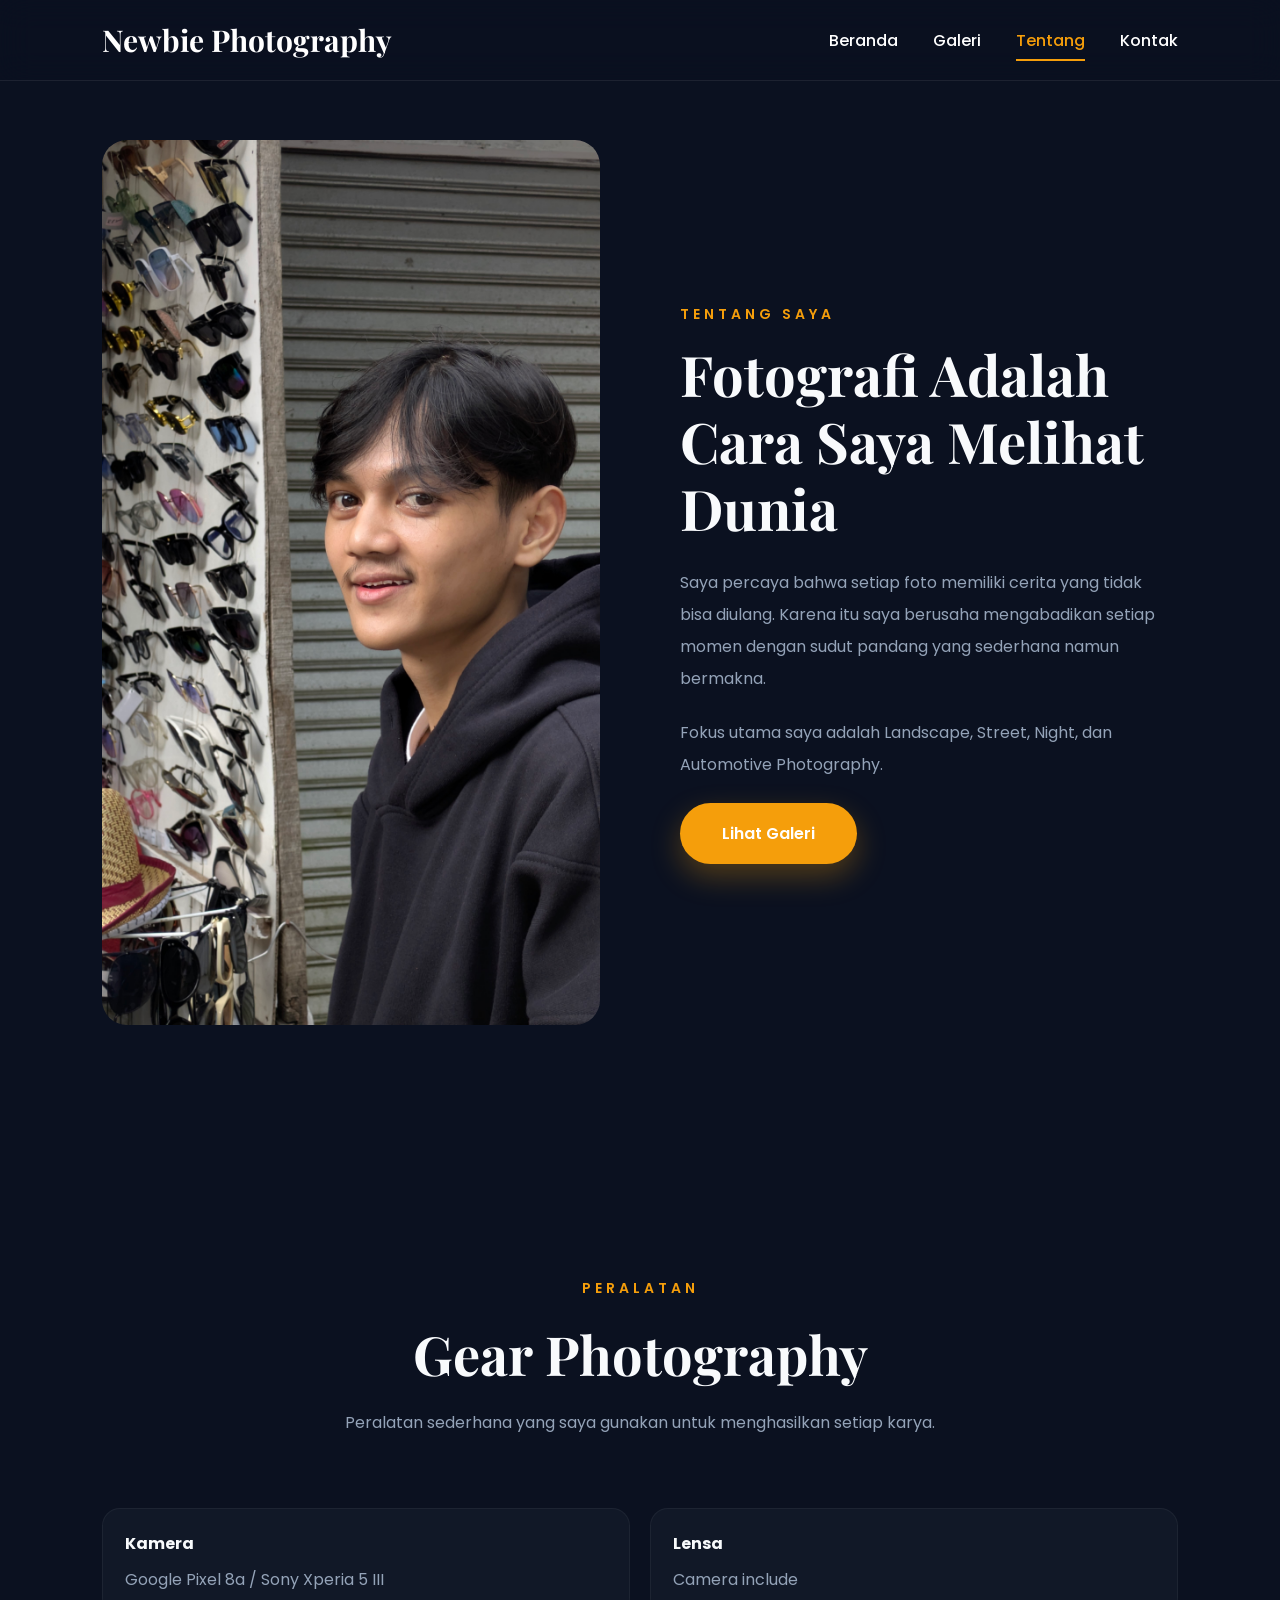
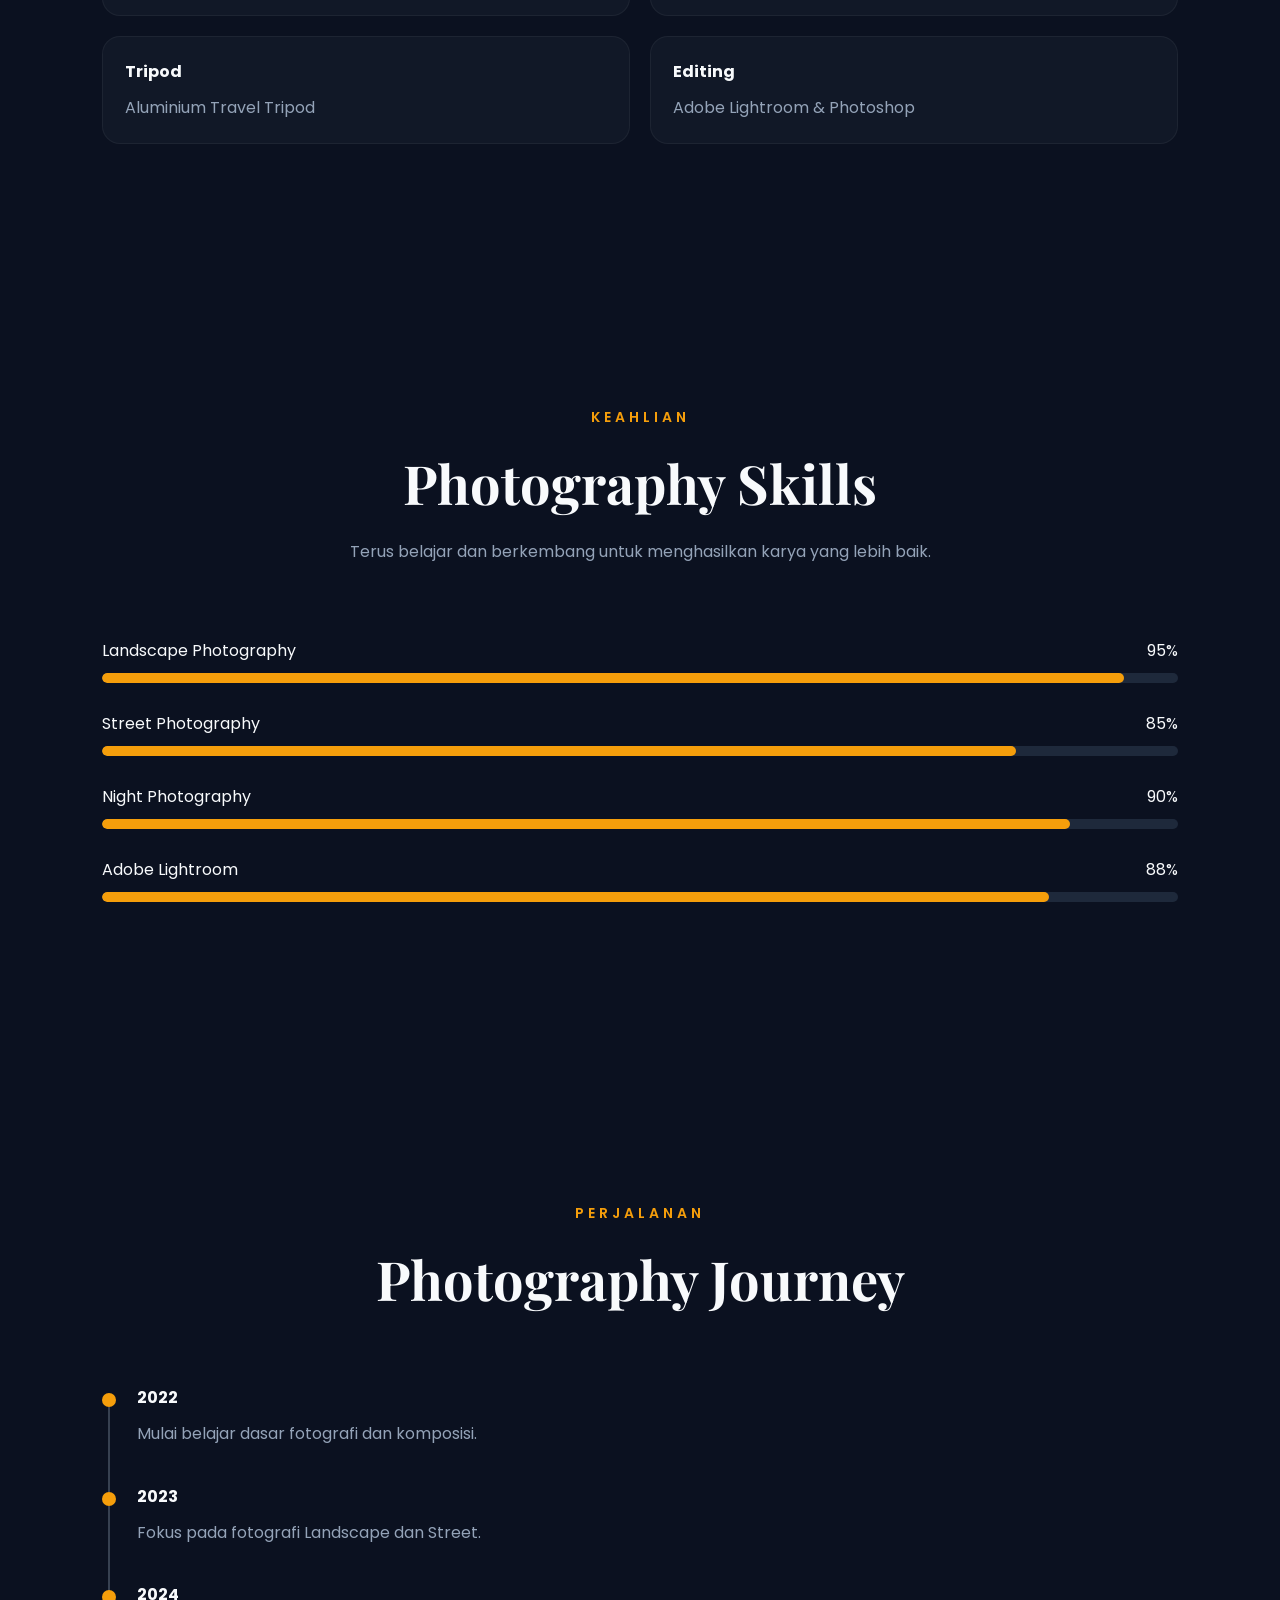
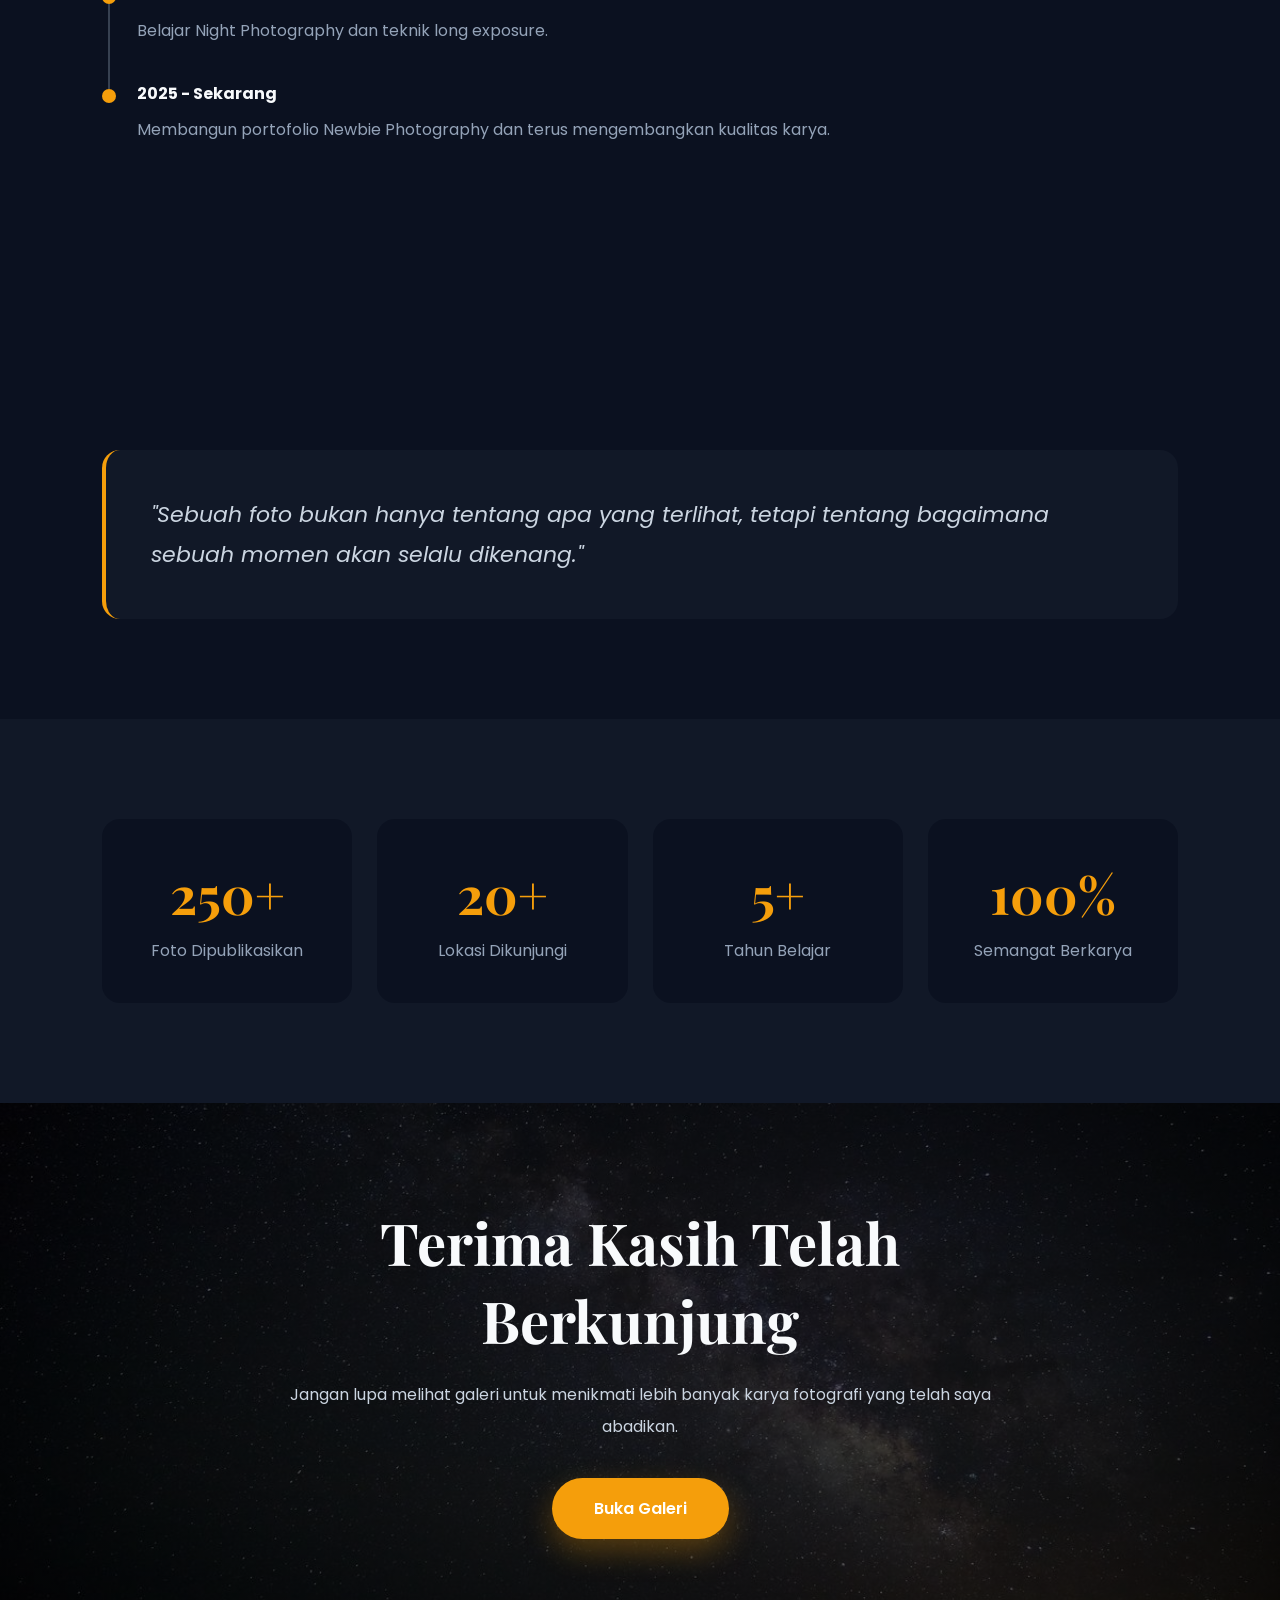
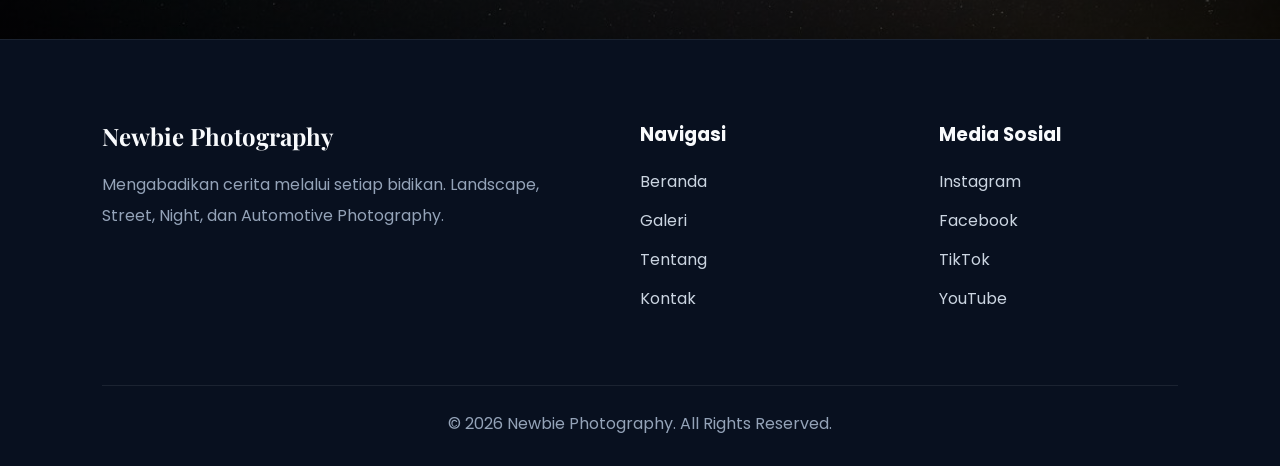
<file: about.html>
<!DOCTYPE html>
<html lang="id">

<head>

<meta charset="UTF-8">

<meta name="viewport" content="width=device-width, initial-scale=1.0">

<title>Tentang | Newbie Photography</title>

<meta name="description" content="Tentang Newbie Photography">

<meta name="keywords" content="Photography, Landscape, Street, Night, Automotive">

<meta name="author" content="Newbie Photography">

<link rel="icon" type="image/png" href="assets/logo/favicon.png">

<link rel="preconnect" href="https://fonts.googleapis.com">

<link rel="preconnect" href="https://fonts.gstatic.com" crossorigin>

<link href="https://fonts.googleapis.com/css2?family=Poppins:wght@300;400;500;600;700&family=Playfair+Display:wght@600;700&display=swap" rel="stylesheet">

<link rel="stylesheet" href="css/style.css">

<link rel="stylesheet" href="css/responsive.css">

</head>

<body>

<!-- ==========================
LOADER
========================== -->

<div id="loader">

<div class="loader-circle"></div>

<h2>Newbie Photography</h2>

</div>

<!-- ==========================
HEADER
========================== -->

<header>

<div class="logo">

Newbie Photography

</div>

<nav>

<a href="index.html">Beranda</a>

<a href="gallery.html">Galeri</a>

<a href="about.html" class="active">Tentang</a>

<a href="contact.html">Kontak</a>

</nav>

<div class="menu-btn">

☰

</div>

</header>

<!-- ==========================
ABOUT
========================== -->

<section class="about-page reveal">

<div class="container about-container">

<div class="about-image">

<img src="assets/images/about.jpg" alt="Newbie Photography">

</div>

<div class="about-text">

<span>Tentang Saya</span>

<h2>

Fotografi Adalah Cara Saya
Melihat Dunia

</h2>

<p>

Saya percaya bahwa setiap foto memiliki cerita yang tidak bisa diulang. Karena itu saya berusaha mengabadikan setiap momen dengan sudut pandang yang sederhana namun bermakna.

</p>

<p>

Fokus utama saya adalah Landscape, Street, Night, dan Automotive Photography.

</p>

<a href="gallery.html" class="btn btn-primary">

Lihat Galeri

</a>

</div>

</div>

</section>

<!-- ==========================
GEAR
========================== -->

<section class="gear reveal">

<div class="container">

<div class="section-title">

<span>Peralatan</span>

<h2>Gear Photography</h2>

<p>

Peralatan sederhana yang saya gunakan untuk menghasilkan setiap karya.

</p>

</div>

<div class="gear-grid">

<div class="gear-card">

<h4>Kamera</h4>

<p>

Google Pixel 8a / Sony Xperia 5 III

</p>

</div>

<div class="gear-card">

<h4>Lensa</h4>

<p>

Camera include

</p>

</div>

<div class="gear-card">

<h4>Tripod</h4>

<p>

Aluminium Travel Tripod

</p>

</div>

<div class="gear-card">

<h4>Editing</h4>

<p>

Adobe Lightroom & Photoshop

</p>

</div>

</div>

</div>

</section>

<!-- ==========================
SKILLS
========================== -->

<section class="skills reveal">

    <div class="container">

        <div class="section-title">

            <span>Keahlian</span>

            <h2>Photography Skills</h2>

            <p>

                Terus belajar dan berkembang untuk menghasilkan karya yang lebih baik.

            </p>

        </div>

        <div class="skill">

            <div class="skill-title">

                <span>Landscape Photography</span>

                <span>95%</span>

            </div>

            <div class="progress">

                <span style="width:95%"></span>

            </div>

        </div>

        <div class="skill">

            <div class="skill-title">

                <span>Street Photography</span>

                <span>85%</span>

            </div>

            <div class="progress">

                <span style="width:85%"></span>

            </div>

        </div>

        <div class="skill">

            <div class="skill-title">

                <span>Night Photography</span>

                <span>90%</span>

            </div>

            <div class="progress">

                <span style="width:90%"></span>

            </div>

        </div>

        <div class="skill">

            <div class="skill-title">

                <span>Adobe Lightroom</span>

                <span>88%</span>

            </div>

            <div class="progress">

                <span style="width:88%"></span>

            </div>

        </div>

    </div>

</section>

<!-- ==========================
TIMELINE
========================== -->

<section class="timeline reveal">

    <div class="container">

        <div class="section-title">

            <span>Perjalanan</span>

            <h2>Photography Journey</h2>

        </div>

        <div class="timeline-item">

            <h4>2022</h4>

            <p>

                Mulai belajar dasar fotografi dan komposisi.

            </p>

        </div>

        <div class="timeline-item">

            <h4>2023</h4>

            <p>

                Fokus pada fotografi Landscape dan Street.

            </p>

        </div>

        <div class="timeline-item">

            <h4>2024</h4>

            <p>

                Belajar Night Photography dan teknik long exposure.

            </p>

        </div>

        <div class="timeline-item">

            <h4>2025 - Sekarang</h4>

            <p>

                Membangun portofolio Newbie Photography dan terus mengembangkan kualitas karya.

            </p>

        </div>

    </div>

</section>

<!-- ==========================
QUOTE
========================== -->

<section class="reveal">

    <div class="container">

        <div class="quote">

            <p>

                "Sebuah foto bukan hanya tentang apa yang terlihat, tetapi tentang bagaimana sebuah momen akan selalu dikenang."

            </p>

        </div>

    </div>

</section>

<!-- ==========================
STATISTICS
========================== -->

<section class="stats reveal">

    <div class="container">

        <div class="stats-grid">

            <div class="stat-card">

                <h2>250+</h2>

                <p>Foto Dipublikasikan</p>

            </div>

            <div class="stat-card">

                <h2>20+</h2>

                <p>Lokasi Dikunjungi</p>

            </div>

            <div class="stat-card">

                <h2>5+</h2>

                <p>Tahun Belajar</p>

            </div>

            <div class="stat-card">

                <h2>100%</h2>

                <p>Semangat Berkarya</p>

            </div>

        </div>

    </div>

</section>

<!-- ==========================
CTA
========================== -->

<section class="cta reveal">

    <div class="container">

        <div class="cta-content">

            <h2>

                Terima Kasih Telah Berkunjung

            </h2>

            <p>

                Jangan lupa melihat galeri untuk menikmati lebih banyak karya fotografi yang telah saya abadikan.

            </p>

            <a href="gallery.html" class="btn btn-primary">

                Buka Galeri

            </a>

        </div>

    </div>

</section>

<!-- ==========================
FOOTER
========================== -->

<footer>

    <div class="container footer-container">

        <div class="footer-about">

            <h2>Newbie Photography</h2>

            <p>

                Mengabadikan cerita melalui setiap bidikan.
                Landscape, Street, Night, dan Automotive Photography.

            </p>

        </div>

        <div class="footer-links">

            <h3>Navigasi</h3>

            <a href="index.html">Beranda</a>

            <a href="gallery.html">Galeri</a>

            <a href="about.html">Tentang</a>

            <a href="contact.html">Kontak</a>

        </div>

        <div class="footer-social">

            <h3>Media Sosial</h3>

            <a href="https://instagram.com" target="_blank">Instagram</a>

            <a href="https://facebook.com" target="_blank">Facebook</a>

            <a href="https://tiktok.com" target="_blank">TikTok</a>

            <a href="https://youtube.com" target="_blank">YouTube</a>

        </div>

    </div>

    <div class="footer-bottom">

        © <span id="year"></span> Newbie Photography. All Rights Reserved.

    </div>

</footer>

<!-- ==========================
BACK TO TOP
========================== -->

<button id="topBtn">

↑

</button>

<!-- ==========================
SCRIPT
========================== -->

<script src="js/script.js"></script>

</body>

</html>
</file>
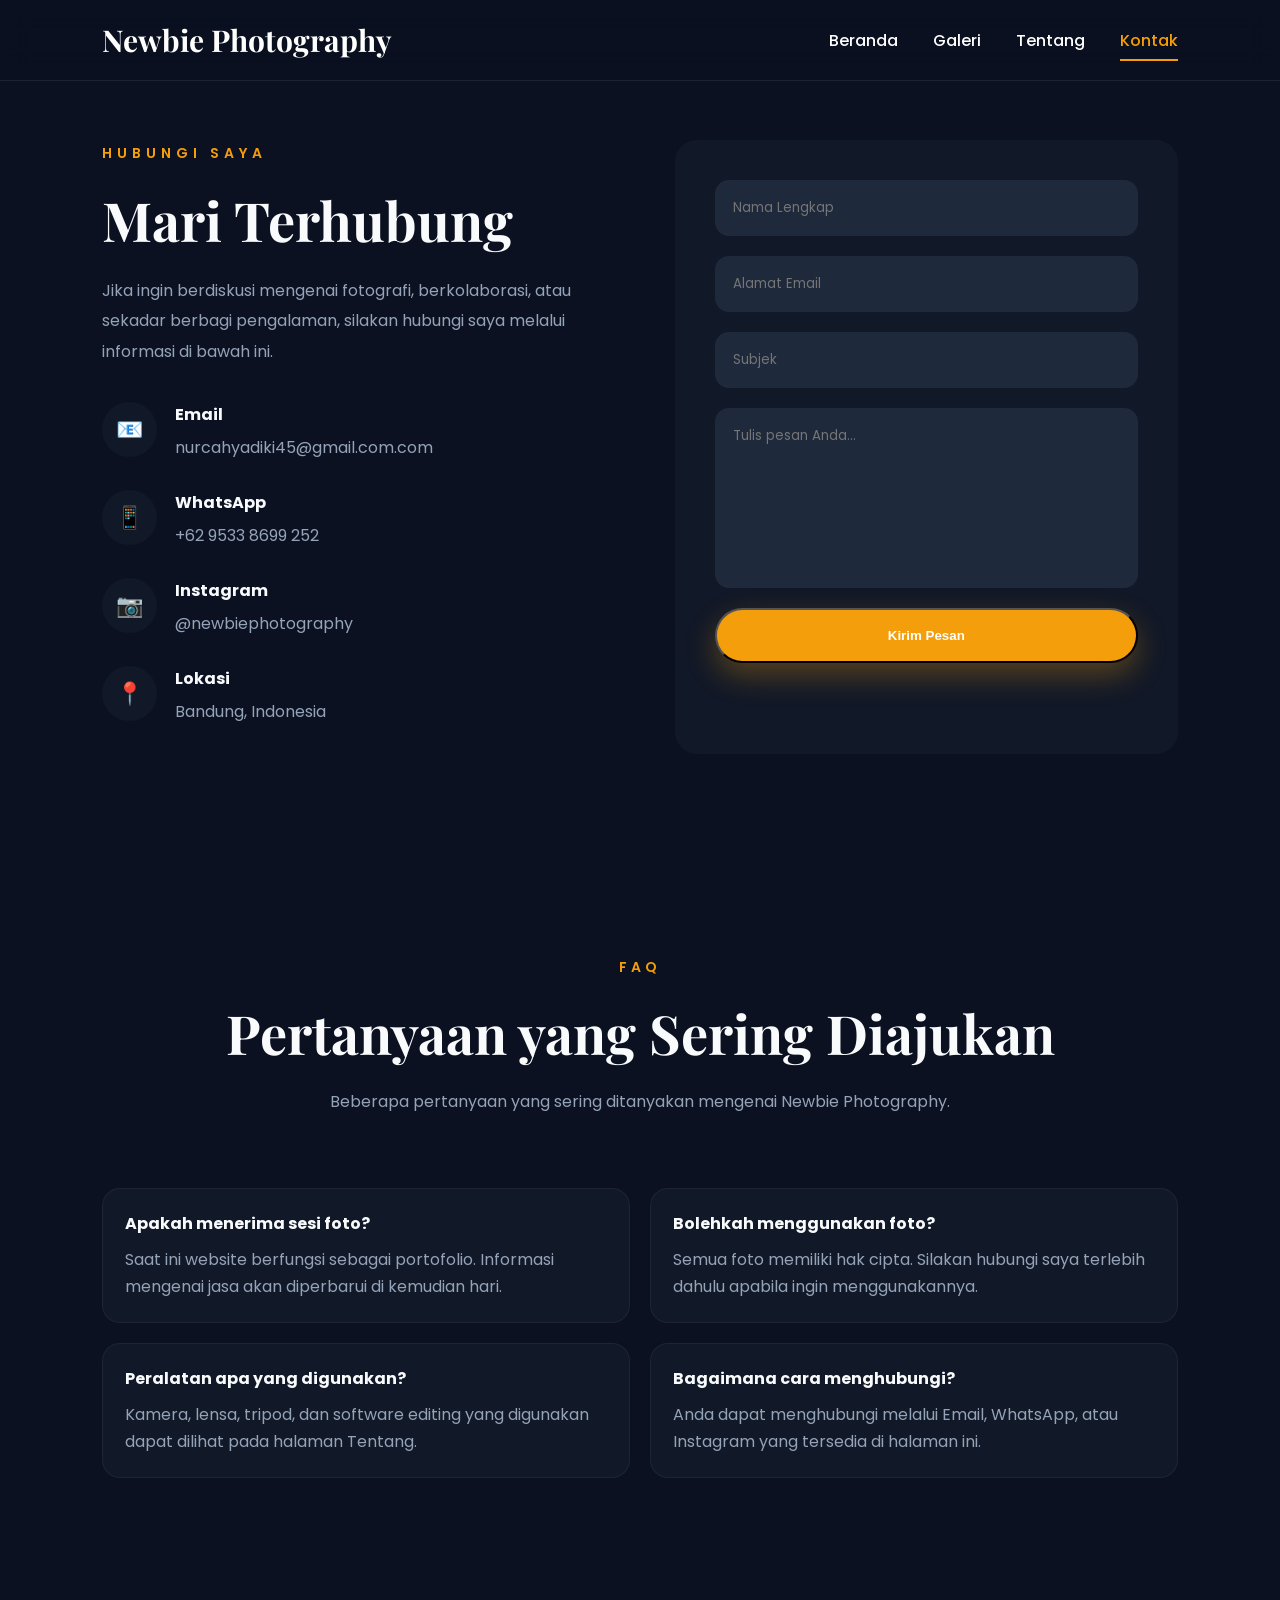
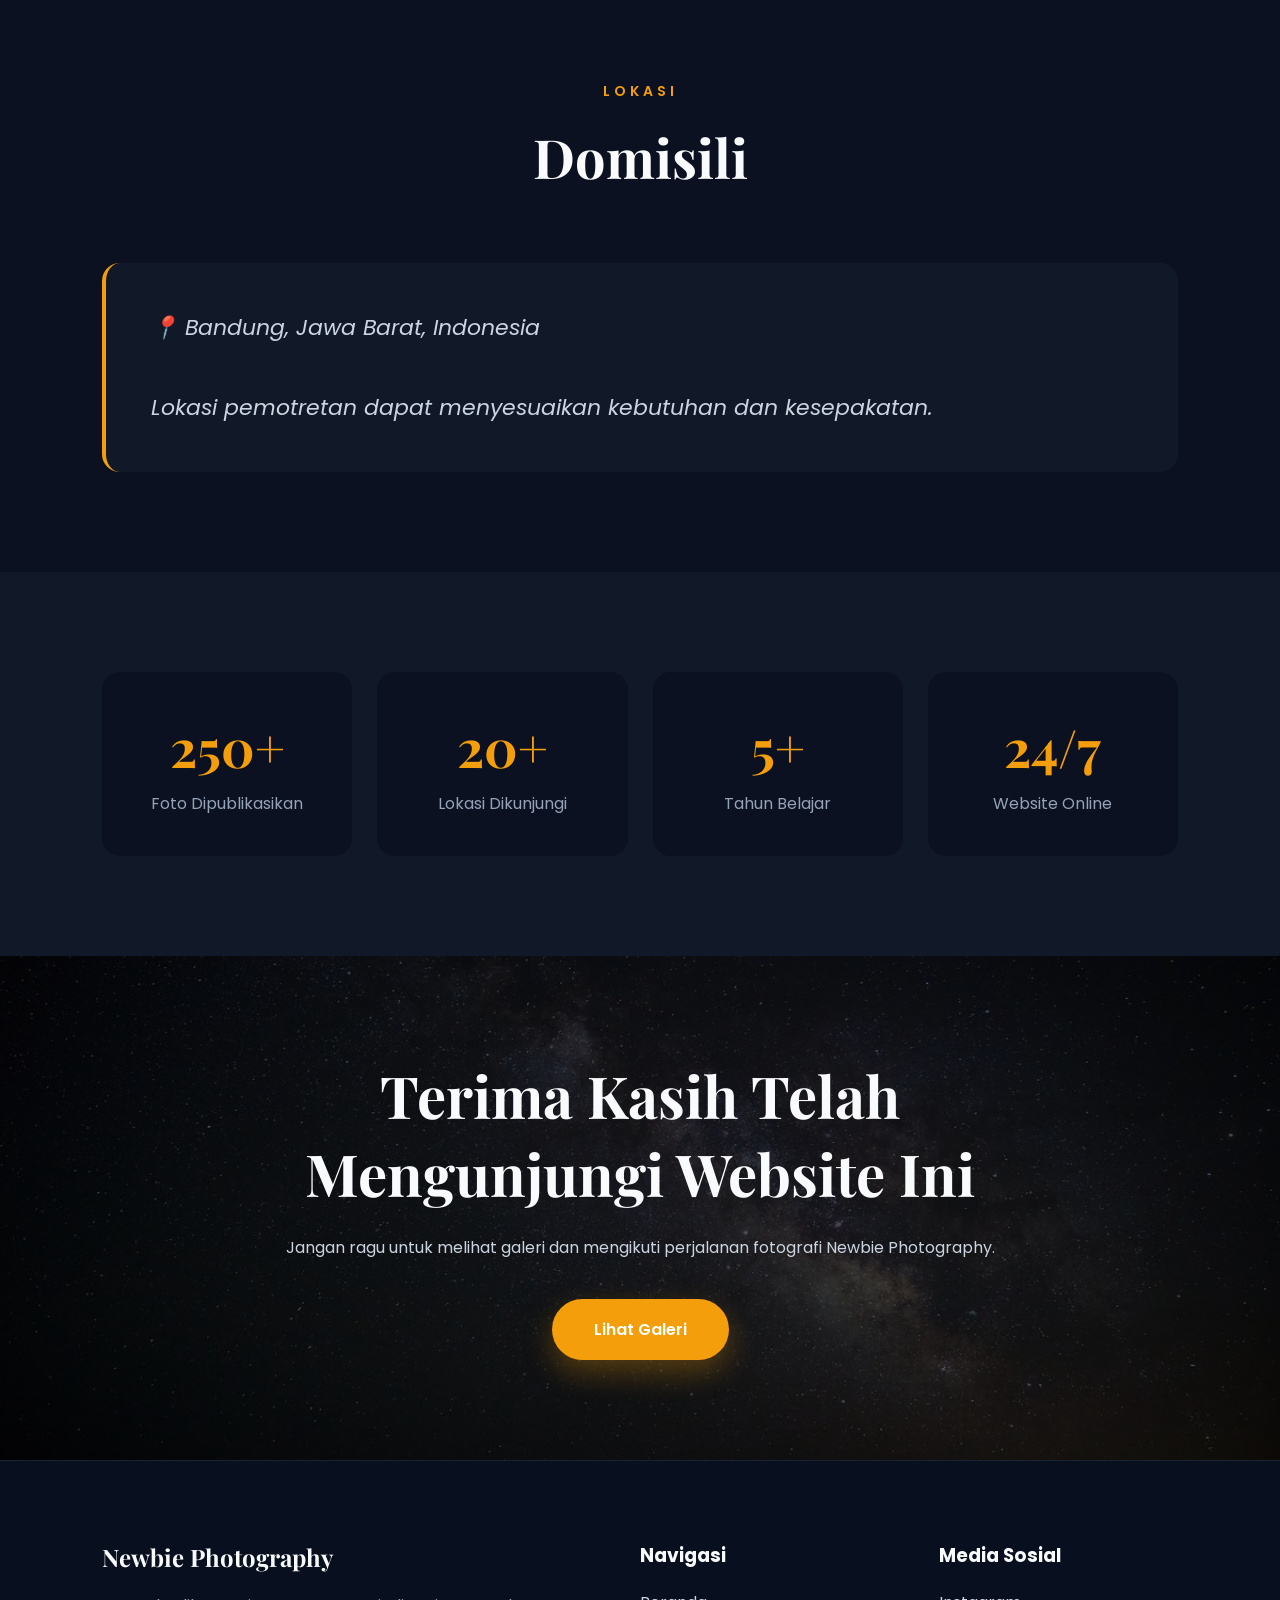
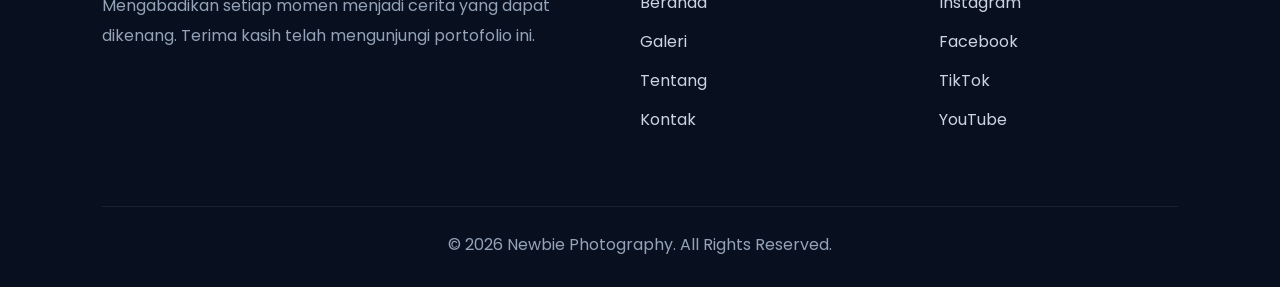
<file: contact.html>
<!DOCTYPE html>
<html lang="id">

<head>

<meta charset="UTF-8">

<meta name="viewport" content="width=device-width, initial-scale=1.0">

<title>Kontak | Newbie Photography</title>

<meta name="description" content="Hubungi Newbie Photography">

<meta name="keywords" content="Photography, Landscape, Street, Night, Automotive">

<meta name="author" content="Newbie Photography">

<link rel="icon" type="image/png" href="assets/logo/favicon.png">

<link rel="preconnect" href="https://fonts.googleapis.com">

<link rel="preconnect" href="https://fonts.gstatic.com" crossorigin>

<link href="https://fonts.googleapis.com/css2?family=Poppins:wght@300;400;500;600;700&family=Playfair+Display:wght@600;700&display=swap" rel="stylesheet">

<link rel="stylesheet" href="css/style.css">

<link rel="stylesheet" href="css/responsive.css">

</head>

<body>

<!-- ==========================
LOADER
========================== -->

<div id="loader">

    <div class="loader-circle"></div>

    <h2>Newbie Photography</h2>

</div>

<!-- ==========================
HEADER
========================== -->

<header>

<div class="logo">

Newbie Photography

</div>

<nav>

<a href="index.html">Beranda</a>

<a href="gallery.html">Galeri</a>

<a href="about.html">Tentang</a>

<a href="contact.html" class="active">Kontak</a>

</nav>

<div class="menu-btn">

☰

</div>

</header>

<!-- ==========================
CONTACT
========================== -->

<section class="contact-page reveal">

<div class="container contact-container">

<div class="contact-info">

<span class="hero-subtitle">

HUBUNGI SAYA

</span>

<h2>

Mari Terhubung

</h2>

<p>

Jika ingin berdiskusi mengenai fotografi, berkolaborasi, atau sekadar berbagi pengalaman, silakan hubungi saya melalui informasi di bawah ini.

</p>

<div class="info-box">

<div class="info-icon">

📧

</div>

<div class="info-text">

<h4>Email</h4>

<span>nurcahyadiki45@gmail.com.com</span>

</div>

</div>

<div class="info-box">

<div class="info-icon">

📱

</div>

<div class="info-text">

<h4>WhatsApp</h4>

<span>+62 9533 8699 252</span>

</div>

</div>

<div class="info-box">

<div class="info-icon">

📷

</div>

<div class="info-text">

<h4>Instagram</h4>

<span>@newbiephotography</span>

</div>

</div>

<div class="info-box">

<div class="info-icon">

📍

</div>

<div class="info-text">

<h4>Lokasi</h4>

<span>Bandung, Indonesia</span>

</div>

</div>

</div>

<div class="contact-form">

<form>

<input
type="text"
placeholder="Nama Lengkap"
required>

<input
type="email"
placeholder="Alamat Email"
required>

<input
type="text"
placeholder="Subjek">

<textarea
placeholder="Tulis pesan Anda..."
required></textarea>

<button
type="submit"
class="btn btn-primary">

Kirim Pesan

</button>

</form>

</div>

</div>

</section>

<!-- ==========================
FAQ
========================== -->

<section class="reveal">

    <div class="container">

        <div class="section-title">

            <span>FAQ</span>

            <h2>Pertanyaan yang Sering Diajukan</h2>

            <p>

                Beberapa pertanyaan yang sering ditanyakan mengenai Newbie Photography.

            </p>

        </div>

        <div class="gear-grid">

            <div class="gear-card">

                <h4>Apakah menerima sesi foto?</h4>

                <p>

                    Saat ini website berfungsi sebagai portofolio. Informasi mengenai jasa akan diperbarui di kemudian hari.

                </p>

            </div>

            <div class="gear-card">

                <h4>Bolehkah menggunakan foto?</h4>

                <p>

                    Semua foto memiliki hak cipta. Silakan hubungi saya terlebih dahulu apabila ingin menggunakannya.

                </p>

            </div>

            <div class="gear-card">

                <h4>Peralatan apa yang digunakan?</h4>

                <p>

                    Kamera, lensa, tripod, dan software editing yang digunakan dapat dilihat pada halaman Tentang.

                </p>

            </div>

            <div class="gear-card">

                <h4>Bagaimana cara menghubungi?</h4>

                <p>

                    Anda dapat menghubungi melalui Email, WhatsApp, atau Instagram yang tersedia di halaman ini.

                </p>

            </div>

        </div>

    </div>

</section>

<!-- ==========================
LOCATION
========================== -->

<section class="reveal">

    <div class="container">

        <div class="section-title">

            <span>Lokasi</span>

            <h2>Domisili</h2>

        </div>

        <div class="quote">

            <p>

                📍 Bandung, Jawa Barat, Indonesia

                <br><br>

                Lokasi pemotretan dapat menyesuaikan kebutuhan dan kesepakatan.

            </p>

        </div>

    </div>

</section>

<!-- ==========================
STATISTICS
========================== -->

<section class="stats reveal">

    <div class="container">

        <div class="stats-grid">

            <div class="stat-card">

                <h2>250+</h2>

                <p>Foto Dipublikasikan</p>

            </div>

            <div class="stat-card">

                <h2>20+</h2>

                <p>Lokasi Dikunjungi</p>

            </div>

            <div class="stat-card">

                <h2>5+</h2>

                <p>Tahun Belajar</p>

            </div>

            <div class="stat-card">

                <h2>24/7</h2>

                <p>Website Online</p>

            </div>

        </div>

    </div>

</section>

<!-- ==========================
CTA
========================== -->

<section class="cta reveal">

    <div class="container">

        <div class="cta-content">

            <h2>

                Terima Kasih Telah Mengunjungi Website Ini

            </h2>

            <p>

                Jangan ragu untuk melihat galeri dan mengikuti perjalanan fotografi Newbie Photography.

            </p>

            <a href="gallery.html" class="btn btn-primary">

                Lihat Galeri

            </a>

        </div>

    </div>

</section>

<!-- ==========================
FOOTER
========================== -->

<footer>

    <div class="container footer-container">

        <div class="footer-about">

            <h2>Newbie Photography</h2>

            <p>

                Mengabadikan setiap momen menjadi cerita yang dapat dikenang.
                Terima kasih telah mengunjungi portofolio ini.

            </p>

        </div>

        <div class="footer-links">

            <h3>Navigasi</h3>

            <a href="index.html">Beranda</a>

            <a href="gallery.html">Galeri</a>

            <a href="about.html">Tentang</a>

            <a href="contact.html">Kontak</a>

        </div>

        <div class="footer-social">

            <h3>Media Sosial</h3>

            <a href="https://instagram.com" target="_blank">Instagram</a>

            <a href="https://facebook.com" target="_blank">Facebook</a>

            <a href="https://tiktok.com" target="_blank">TikTok</a>

            <a href="https://youtube.com" target="_blank">YouTube</a>

        </div>

    </div>

    <div class="footer-bottom">

        © <span id="year"></span> Newbie Photography.
        All Rights Reserved.

    </div>

</footer>

<!-- ==========================
BACK TO TOP
========================== -->

<button id="topBtn">

↑

</button>

<!-- ==========================
SCRIPT
========================== -->

<script src="js/script.js"></script>

</body>

</html>
</file>
<file: css/style.css>
/*====================================================
  NEWBIE PHOTOGRAPHY V4
  STYLE.CSS
====================================================*/

/*==============================
GOOGLE FONT
==============================*/

@import url('https://fonts.googleapis.com/css2?family=Poppins:wght@300;400;500;600;700&family=Playfair+Display:wght@600;700&display=swap');

/*==============================
RESET
==============================*/

*{
    margin:0;
    padding:0;
    box-sizing:border-box;
}

html{
    scroll-behavior:smooth;
}

body{
    background:#0B1120;
    color:#F8FAFC;
    font-family:'Poppins',sans-serif;
    overflow-x:hidden;
}

/*==============================
ROOT
==============================*/

:root{

    --bg:#0B1120;
    --card:#111827;
    --primary:#F59E0B;
    --primary-hover:#D97706;
    --text:#F8FAFC;
    --secondary:#94A3B8;
    --border:rgba(255,255,255,.08);

}

/*==============================
GLOBAL
==============================*/

section{
    padding:100px 8%;
}

.container{
    width:100%;
    max-width:1300px;
    margin:auto;
}

img{
    display:block;
    width:100%;
}

a{
    text-decoration:none;
    color:inherit;
}

ul{
    list-style:none;
}

/*==============================
HEADER
==============================*/

header{

    position:fixed;

    top:0;

    left:0;

    width:100%;

    padding:20px 8%;

    display:flex;

    justify-content:space-between;

    align-items:center;

    background:rgba(11,17,32,.45);

    backdrop-filter:blur(16px);

    border-bottom:1px solid var(--border);

    z-index:999;

    transition:.35s;

}

header.scrolled{

    background:#08101F;

    box-shadow:0 10px 25px rgba(0,0,0,.35);

}

/*==============================
LOGO
==============================*/

.logo{

    font-family:'Playfair Display',serif;

    font-size:30px;

    font-weight:700;

    color:white;

    transition:.3s;

}

.logo:hover{

    color:var(--primary);

}

/*==============================
NAVBAR
==============================*/

nav{

    display:flex;

    align-items:center;

    gap:35px;

}

nav a{

    position:relative;

    color:white;

    font-weight:500;

    transition:.3s;

}

nav a::after{

    content:"";

    position:absolute;

    left:0;

    bottom:-8px;

    width:0;

    height:2px;

    background:var(--primary);

    transition:.3s;

}

nav a:hover{

    color:var(--primary);

}

nav a:hover::after{

    width:100%;

}

nav a.active{

    color:var(--primary);

}

nav a.active::after{

    width:100%;

}

/*==============================
MENU BUTTON
==============================*/

.menu-btn{

    display:none;

    font-size:34px;

    color:white;

    cursor:pointer;

}

/*==============================
HERO
==============================*/

.hero{

    min-height:100vh;

    display:flex;

    align-items:center;

    position:relative;

    background:

    linear-gradient(rgba(0,0,0,.45),rgba(0,0,0,.65)),

    url("../assets/images/hero.jpg");

    background-size:cover;

    background-position:center;

    background-repeat:no-repeat;

}

.hero::before{

    content:"";

    position:absolute;

    inset:0;

    background:rgba(0,0,0,.10);

}

.hero-content{

    position:relative;

    z-index:2;

    max-width:720px;

}

.hero-subtitle{

    display:inline-block;

    color:var(--primary);

    letter-spacing:5px;

    text-transform:uppercase;

    font-size:14px;

    font-weight:600;

    margin-bottom:20px;

}

.hero h1{

    font-family:'Playfair Display',serif;

    font-size:78px;

    line-height:1.08;

    margin-bottom:25px;

}

.hero p{

    font-size:18px;

    color:#CBD5E1;

    line-height:1.9;

    max-width:620px;

    margin-bottom:45px;

}

/*==============================
BUTTON
==============================*/

.hero-buttons{

    display:flex;

    gap:20px;

    flex-wrap:wrap;

}

.btn{

    display:inline-flex;

    align-items:center;

    justify-content:center;

    padding:18px 42px;

    border-radius:50px;

    font-weight:600;

    transition:.35s;

}

.btn-primary{

    background:var(--primary);

    color:white;

    box-shadow:0 12px 30px rgba(245,158,11,.30);

}

.btn-primary:hover{

    background:var(--primary-hover);

    transform:translateY(-5px);

}

.btn-outline{

    border:2px solid white;

    color:white;

}

.btn-outline:hover{

    background:white;

    color:#111827;

}

/*==============================
SECTION TITLE
==============================*/

.section-title{

    text-align:center;

    margin-bottom:70px;

}

.section-title span{

    color:var(--primary);

    letter-spacing:4px;

    text-transform:uppercase;

    font-size:14px;

    font-weight:600;

}

.section-title h2{

    font-family:'Playfair Display',serif;

    font-size:54px;

    margin:18px 0;

}

.section-title p{

    max-width:650px;

    margin:auto;

    color:var(--secondary);

    line-height:1.9;

}

/*==============================
SELECTION
==============================*/

::selection{

    background:#F59E0B;

    color:white;

}

/*==============================
SCROLLBAR
==============================*/

::-webkit-scrollbar{

    width:10px;

}

::-webkit-scrollbar-track{

    background:#08101F;

}

::-webkit-scrollbar-thumb{

    background:#F59E0B;

    border-radius:20px;

}

/*====================================================
  PART 2
  FEATURED • CATEGORIES • STATS • ABOUT PREVIEW
====================================================*/

/*==============================
FEATURED
==============================*/

.featured{

    background:#111827;

}

.featured-grid{

    display:grid;

    grid-template-columns:repeat(4,1fr);

    gap:25px;

}

.featured-card{

    position:relative;

    overflow:hidden;

    border-radius:20px;

    cursor:pointer;

    transition:.35s;

}

.featured-card img{

    height:420px;

    object-fit:cover;

    transition:.45s;

}

.featured-card:hover{

    transform:translateY(-10px);

    box-shadow:0 20px 40px rgba(0,0,0,.35);

}

.featured-card:hover img{

    transform:scale(1.1);

    filter:brightness(.75);

}

.featured-overlay{

    position:absolute;

    inset:0;

    display:flex;

    flex-direction:column;

    justify-content:flex-end;

    padding:30px;

    background:linear-gradient(transparent,rgba(0,0,0,.9));

    opacity:0;

    transition:.35s;

}

.featured-card:hover .featured-overlay{

    opacity:1;

}

.featured-overlay h3{

    font-size:26px;

    margin-bottom:8px;

}

.featured-overlay p{

    color:#CBD5E1;

    line-height:1.7;

}

/*==============================
CATEGORIES
==============================*/

.categories{

    background:#0B1120;

}

.category-grid{

    display:grid;

    grid-template-columns:repeat(4,1fr);

    gap:25px;

}

.category-card{

    background:#111827;

    border-radius:20px;

    padding:45px 30px;

    text-align:center;

    transition:.35s;

    border:1px solid transparent;

}

.category-card:hover{

    transform:translateY(-10px);

    border-color:#F59E0B;

}

.category-icon{

    font-size:52px;

    margin-bottom:25px;

}

.category-card h3{

    margin-bottom:15px;

}

.category-card p{

    color:#94A3B8;

    line-height:1.8;

}

/*==============================
STATISTICS
==============================*/

.stats{

    background:#111827;

}

.stats-grid{

    display:grid;

    grid-template-columns:repeat(4,1fr);

    gap:25px;

}

.stat-card{

    background:#0B1120;

    border-radius:18px;

    padding:40px;

    text-align:center;

}

.stat-card h2{

    color:#F59E0B;

    font-size:52px;

    font-family:'Playfair Display',serif;

    margin-bottom:10px;

}

.stat-card p{

    color:#94A3B8;

}

/*==============================
ABOUT PREVIEW
==============================*/

.about-preview{

    display:grid;

    grid-template-columns:1fr 1fr;

    gap:70px;

    align-items:center;

}

.about-image{

    overflow:hidden;

    border-radius:25px;

}

.about-image img{

    transition:.45s;

}

.about-image:hover img{

    transform:scale(1.08);

}

.about-content span{

    color:#F59E0B;

    letter-spacing:4px;

    text-transform:uppercase;

    font-size:14px;

    font-weight:600;

}

.about-content h2{

    font-size:54px;

    font-family:'Playfair Display',serif;

    margin:20px 0;

}

.about-content p{

    color:#94A3B8;

    line-height:2;

    margin-bottom:35px;

}

/*==============================
CTA
==============================*/

.cta{

    text-align:center;

    background:

    linear-gradient(rgba(0,0,0,.65),rgba(0,0,0,.65)),

    url("../assets/images/cta.jpg");

    background-size:cover;

    background-position:center;

    background-attachment:fixed;

}

.cta-content{

    max-width:750px;

    margin:auto;

}

.cta h2{

    font-family:'Playfair Display',serif;

    font-size:58px;

    margin-bottom:20px;

}

.cta p{

    color:#CBD5E1;

    line-height:2;

    margin-bottom:35px;

}

/*==============================
HOVER EFFECT
==============================*/

.featured-card,
.category-card,
.stat-card{

    transition:.35s;

}

.stat-card:hover{

    transform:translateY(-8px);

    box-shadow:0 18px 35px rgba(0,0,0,.35);

}

/*====================================================
  PART 3
  GALLERY V4
====================================================*/

/*==============================
GALLERY PAGE
==============================*/

.gallery-page{

    background:#0B1120;

    padding:140px 8% 100px;

}

/*==============================
FILTER
==============================*/

.gallery-filter{

    display:flex;

    justify-content:center;

    flex-wrap:wrap;

    gap:15px;

    margin:60px 0;

}

.gallery-filter button{

    background:#111827;

    color:#F8FAFC;

    border:none;

    padding:14px 26px;

    border-radius:50px;

    cursor:pointer;

    font-size:15px;

    font-weight:500;

    transition:.35s;

}

.gallery-filter button:hover{

    background:#F59E0B;

    color:#111827;

}

.gallery-filter button.active{

    background:#F59E0B;

    color:#111827;

}

/*==============================
MASONRY GRID
==============================*/

.gallery-grid{

    columns:4 280px;

    column-gap:20px;

}

.gallery-item{

    position:relative;

    display:block;

    margin-bottom:20px;

    overflow:hidden;

    border-radius:20px;

    break-inside:avoid;

    cursor:pointer;

    transition:.35s;

}

.gallery-item img{

    width:100%;

    display:block;

    transition:.5s;

}

.gallery-item:hover{

    transform:translateY(-8px);

    box-shadow:0 20px 45px rgba(0,0,0,.35);

}

.gallery-item:hover img{

    transform:scale(1.08);

    filter:brightness(.75);

}

/*==============================
OVERLAY
==============================*/

.gallery-overlay{

    position:absolute;

    inset:0;

    display:flex;

    flex-direction:column;

    justify-content:flex-end;

    padding:25px;

    background:linear-gradient(transparent,rgba(0,0,0,.92));

    opacity:0;

    transition:.35s;

}

.gallery-item:hover .gallery-overlay{

    opacity:1;

}

/*==============================
BADGE
==============================*/

.badge{

    display:inline-block;

    width:max-content;

    background:#F59E0B;

    color:#111827;

    padding:6px 14px;

    border-radius:50px;

    font-size:12px;

    font-weight:600;

    margin-bottom:12px;

}

.gallery-overlay h3{

    font-size:24px;

    margin-bottom:8px;

}

.gallery-overlay p{

    color:#CBD5E1;

    line-height:1.7;

}

.gallery-overlay span{

    margin-top:18px;

    font-size:26px;

}

/*==============================
LIGHTBOX
==============================*/

.glightbox-clean .gslide-description{

    background:#111827 !important;

}

.glightbox-clean .gdesc-inner{

    color:white !important;

}

/*==============================
LOADING EFFECT
==============================*/

.gallery-item{

    animation:fadeUp .8s ease;

}

@keyframes fadeUp{

    from{

        opacity:0;

        transform:translateY(30px);

    }

    to{

        opacity:1;

        transform:translateY(0);

    }

}

/*==============================
PHOTO SHADOW
==============================*/

.gallery-item::after{

    content:"";

    position:absolute;

    inset:0;

    border-radius:20px;

    box-shadow:inset 0 0 0 1px rgba(255,255,255,.05);

    pointer-events:none;

}

/*====================================================
  PART 4
  ABOUT • CONTACT
====================================================*/

/*==============================
ABOUT PAGE
==============================*/

.about-page{

    background:#0B1120;

    padding:140px 8% 100px;

}

.about-container{

    display:grid;

    grid-template-columns:1fr 1fr;

    gap:80px;

    align-items:center;

}

.about-image{

    position:relative;

    overflow:hidden;

    border-radius:25px;

}

.about-image img{

    transition:.5s;

}

.about-image:hover img{

    transform:scale(1.08);

}

.about-text span{

    display:inline-block;

    color:#F59E0B;

    letter-spacing:4px;

    text-transform:uppercase;

    font-size:14px;

    font-weight:600;

    margin-bottom:15px;

}

.about-text h2{

    font-family:'Playfair Display',serif;

    font-size:56px;

    line-height:1.2;

    margin-bottom:25px;

}

.about-text p{

    color:#94A3B8;

    line-height:2;

    margin-bottom:22px;

}

/*==============================
GEAR
==============================*/

.gear{

    margin-top:50px;

}

.gear h3{

    margin-bottom:25px;

}

.gear-grid{

    display:grid;

    grid-template-columns:repeat(2,1fr);

    gap:20px;

}

.gear-card{

    background:#111827;

    border-radius:18px;

    padding:22px;

    border:1px solid rgba(255,255,255,.05);

    transition:.35s;

}

.gear-card:hover{

    transform:translateY(-8px);

    border-color:#F59E0B;

}

.gear-card h4{

    margin-bottom:10px;

}

.gear-card p{

    color:#94A3B8;

    line-height:1.7;

}

/*==============================
TIMELINE
==============================*/

.timeline{

    margin-top:70px;

}

.timeline h3{

    margin-bottom:30px;

}

.timeline-item{

    position:relative;

    padding-left:35px;

    margin-bottom:35px;

}

.timeline-item::before{

    content:"";

    position:absolute;

    left:0;

    top:8px;

    width:14px;

    height:14px;

    border-radius:50%;

    background:#F59E0B;

}

.timeline-item::after{

    content:"";

    position:absolute;

    left:6px;

    top:22px;

    width:2px;

    height:85px;

    background:#374151;

}

.timeline-item:last-child::after{

    display:none;

}

.timeline-item h4{

    margin-bottom:10px;

}

.timeline-item p{

    color:#94A3B8;

    line-height:1.8;

}

/*==============================
SKILLS
==============================*/

.skills{

    margin-top:60px;

}

.skill{

    margin-bottom:28px;

}

.skill-title{

    display:flex;

    justify-content:space-between;

    margin-bottom:10px;

}

.progress{

    height:10px;

    background:#1E293B;

    border-radius:30px;

    overflow:hidden;

}

.progress span{

    display:block;

    height:100%;

    background:#F59E0B;

    border-radius:30px;

}

/*==============================
QUOTE
==============================*/

.quote{

    margin-top:70px;

    background:#111827;

    padding:45px;

    border-left:4px solid #F59E0B;

    border-radius:18px;

}

.quote p{

    font-size:22px;

    font-style:italic;

    line-height:1.8;

    color:#CBD5E1;

}

/*==============================
CONTACT PAGE
==============================*/

.contact-page{

    background:#0B1120;

    padding:140px 8% 100px;

}

.contact-container{

    display:grid;

    grid-template-columns:1fr 1fr;

    gap:70px;

}

.contact-info h2{

    font-family:'Playfair Display',serif;

    font-size:54px;

    margin-bottom:20px;

}

.contact-info p{

    color:#94A3B8;

    line-height:1.9;

    margin-bottom:35px;

}

.info-box{

    display:flex;

    align-items:flex-start;

    gap:18px;

    margin-bottom:30px;

}

.info-icon{

    width:55px;

    height:55px;

    border-radius:50%;

    background:#111827;

    display:flex;

    align-items:center;

    justify-content:center;

    color:#F59E0B;

    font-size:22px;

}

.info-text h4{

    margin-bottom:8px;

}

.info-text span{

    color:#94A3B8;

}

.contact-form{

    background:#111827;

    padding:40px;

    border-radius:22px;

}

.contact-form form{

    display:flex;

    flex-direction:column;

    gap:20px;

}

.contact-form input,

.contact-form textarea{

    width:100%;

    padding:18px;

    border:none;

    outline:none;

    border-radius:14px;

    background:#1E293B;

    color:white;

    font-family:'Poppins',sans-serif;

}

.contact-form textarea{

    min-height:180px;

    resize:none;

}

.contact-form input:focus,

.contact-form textarea:focus{

    outline:2px solid #F59E0B;

}

/*====================================================
  PART 5
  FOOTER • LOADER • ANIMATION • UTILITIES
====================================================*/

/*==============================
FOOTER
==============================*/

footer{

    background:#08101F;

    padding:80px 8% 30px;

    border-top:1px solid rgba(255,255,255,.08);

}

.footer-container{

    display:grid;

    grid-template-columns:2fr 1fr 1fr;

    gap:60px;

}

.footer-about h2{

    font-family:'Playfair Display',serif;

    margin-bottom:18px;

}

.footer-about p{

    color:#94A3B8;

    line-height:1.9;

}

.footer-links h3,

.footer-social h3{

    margin-bottom:20px;

}

.footer-links a,

.footer-social a{

    display:block;

    color:#CBD5E1;

    margin-bottom:14px;

    transition:.3s;

}

.footer-links a:hover,

.footer-social a:hover{

    color:#F59E0B;

    padding-left:6px;

}

.footer-bottom{

    text-align:center;

    margin-top:60px;

    padding-top:25px;

    border-top:1px solid rgba(255,255,255,.08);

    color:#94A3B8;

}

/*==============================
BACK TO TOP
==============================*/

#topBtn{

    position:fixed;

    bottom:30px;

    right:30px;

    width:55px;

    height:55px;

    border:none;

    border-radius:50%;

    background:#F59E0B;

    color:white;

    font-size:22px;

    cursor:pointer;

    display:none;

    z-index:999;

    transition:.35s;

    box-shadow:0 15px 35px rgba(0,0,0,.35);

}

#topBtn:hover{

    transform:translateY(-6px);

    background:#D97706;

}

/*==============================
LOADER
==============================*/

#loader{

    position:fixed;

    inset:0;

    background:#0B1120;

    display:flex;

    justify-content:center;

    align-items:center;

    flex-direction:column;

    z-index:99999;

    transition:.6s;

}

.loader-circle{

    width:70px;

    height:70px;

    border:5px solid rgba(255,255,255,.15);

    border-top:5px solid #F59E0B;

    border-radius:50%;

    animation:spin 1s linear infinite;

    margin-bottom:25px;

}

#loader h2{

    font-family:'Playfair Display',serif;

    font-size:28px;

}

@keyframes spin{

    to{

        transform:rotate(360deg);

    }

}

/*==============================
REVEAL
==============================*/

.reveal{

    opacity:0;

    transform:translateY(40px);

    transition:1s;

}

.reveal.active{

    opacity:1;

    transform:translateY(0);

}

/*==============================
GLOBAL HOVER
==============================*/

img{

    transition:.35s;

}

button{

    transition:.3s;

}

input{

    transition:.3s;

}

textarea{

    transition:.3s;

}

/*==============================
UTILITY
==============================*/

.text-center{

    text-align:center;

}

.mt-1{

    margin-top:10px;

}

.mt-2{

    margin-top:20px;

}

.mt-3{

    margin-top:30px;

}

.mt-4{

    margin-top:40px;

}

.mb-1{

    margin-bottom:10px;

}

.mb-2{

    margin-bottom:20px;

}

.mb-3{

    margin-bottom:30px;

}

.mb-4{

    margin-bottom:40px;

}

.hidden{

    display:none;

}

.flex{

    display:flex;

}

.grid{

    display:grid;

}

/*==============================
SMOOTH EFFECT
==============================*/

.card{

    transition:.35s;

}

.card:hover{

    transform:translateY(-8px);

}

/*==============================
GLASS CARD
==============================*/

.glass{

    background:rgba(255,255,255,.05);

    backdrop-filter:blur(15px);

    border:1px solid rgba(255,255,255,.08);

}

/*==============================
TEXT COLOR
==============================*/

.text-primary{

    color:#F59E0B;

}

.text-secondary{

    color:#94A3B8;

}

/*==============================
END STYLE.CSS
==============================*/
</file>
<file: css/responsive.css>
/*====================================================
  NEWBIE PHOTOGRAPHY V4
  RESPONSIVE.CSS
====================================================*/

/*====================================================
  LAPTOP
  1200px
====================================================*/

@media (max-width:1200px){

section{

    padding:90px 6%;

}

header{

    padding:18px 6%;

}

.hero h1{

    font-size:64px;

}

.section-title h2{

    font-size:48px;

}

.about-text h2{

    font-size:48px;

}

.contact-info h2{

    font-size:48px;

}

}

/*====================================================
  SMALL LAPTOP
  992px
====================================================*/

@media (max-width:992px){

section{

    padding:80px 5%;

}

/*==============================
HEADER
==============================*/

header{

    padding:18px 5%;

}

.logo{

    font-size:26px;

}

/*==============================
NAVBAR
==============================*/

nav{

    position:fixed;

    top:80px;

    right:-100%;

    width:260px;

    background:#111827;

    border-radius:18px;

    display:flex;

    flex-direction:column;

    padding:25px;

    gap:25px;

    transition:.35s;

    box-shadow:0 20px 40px rgba(0,0,0,.35);

}

nav.active{

    right:20px;

}

.menu-btn{

    display:block;

}

/*==============================
HERO
==============================*/

.hero{

    text-align:center;

    justify-content:center;

}

.hero-content{

    margin:auto;

}

.hero h1{

    font-size:58px;

}

.hero p{

    margin:auto;

    margin-bottom:40px;

}

.hero-buttons{

    justify-content:center;

}

/*==============================
HOME
==============================*/

.featured-grid{

    grid-template-columns:repeat(2,1fr);

}

.category-grid{

    grid-template-columns:repeat(2,1fr);

}

.stats-grid{

    grid-template-columns:repeat(2,1fr);

}

.about-preview{

    grid-template-columns:1fr;

    text-align:center;

}

.about-image{

    max-width:650px;

    margin:auto;

}

.about-content{

    max-width:700px;

    margin:auto;

}

.cta h2{

    font-size:46px;

}

}

/*====================================================
  TABLET
  768px
====================================================*/

@media (max-width:768px){

.hero{

    background:

    linear-gradient(rgba(0,0,0,.55),rgba(0,0,0,.75)),

    url("../assets/images/hero-mobile.jpg");

    background-size:cover;

    background-position:center;

}

.hero h1{

    font-size:46px;

}

.hero p{

    font-size:16px;

}

.section-title h2{

    font-size:40px;

}

.btn{

    width:100%;

}

.hero-buttons{

    flex-direction:column;

}

.featured-grid{

    grid-template-columns:1fr;

}

.category-grid{

    grid-template-columns:1fr;

}

.stats-grid{

    grid-template-columns:1fr;

}

.footer-container{

    grid-template-columns:1fr;

    text-align:center;

}

/*====================================================
  RESPONSIVE PART 2
  ABOUT • GALLERY • CONTACT • SMALL DEVICES
====================================================*/

/*==============================
ABOUT
==============================*/

@media (max-width:768px){

.about-container{

    grid-template-columns:1fr;

    gap:50px;

}

.about-text{

    text-align:center;

}

.about-text h2{

    font-size:40px;

}

.about-text p{

    font-size:16px;

}

.gear-grid{

    grid-template-columns:1fr;

}

.timeline{

    margin-top:50px;

}

.quote{

    padding:30px;

}

.quote p{

    font-size:18px;

}

.skills{

    margin-top:40px;

}

}

/*==============================
CONTACT
==============================*/

@media (max-width:768px){

.contact-container{

    grid-template-columns:1fr;

    gap:50px;

}

.contact-info{

    text-align:center;

}

.info-box{

    justify-content:center;

}

.contact-form{

    padding:30px;

}

.contact-info h2{

    font-size:40px;

}

}

/*==============================
GALLERY
==============================*/

@media (max-width:768px){

.gallery-page{

    padding-top:120px;

}

.gallery-grid{

    columns:2 160px;

    column-gap:15px;

}

.gallery-item{

    margin-bottom:15px;

}

.gallery-overlay{

    padding:18px;

}

.gallery-overlay h3{

    font-size:18px;

}

.gallery-overlay p{

    font-size:14px;

}

.badge{

    font-size:11px;

    padding:5px 12px;

}

}

/*==============================
SMALL PHONE
==============================*/

@media (max-width:480px){

header{

    padding:16px 5%;

}

.logo{

    font-size:22px;

}

nav{

    width:210px;

    right:-220px;

}

nav.active{

    right:15px;

}

.hero{

    min-height:90vh;

}

.hero h1{

    font-size:36px;

}

.hero-subtitle{

    font-size:12px;

    letter-spacing:3px;

}

.hero p{

    font-size:15px;

    line-height:1.8;

}

.section-title h2{

    font-size:32px;

}

.about-text h2{

    font-size:32px;

}

.contact-info h2{

    font-size:32px;

}

.cta h2{

    font-size:34px;

}

.footer-about h2{

    font-size:28px;

}

.btn{

    padding:16px 24px;

    font-size:15px;

}

.gallery-grid{

    columns:1;

}

.gallery-filter{

    gap:8px;

}

.gallery-filter button{

    padding:10px 16px;

    font-size:13px;

}

}

/*==============================
IPHONE SE / VERY SMALL DEVICE
==============================*/

@media (max-width:375px){

.hero h1{

    font-size:30px;

}

.hero p{

    font-size:14px;

}

.section-title h2{

    font-size:28px;

}

.logo{

    font-size:20px;

}

.btn{

    font-size:14px;

}

.contact-form{

    padding:20px;

}

}

/*==============================
LANDSCAPE PHONE
==============================*/

@media (max-height:500px) and (orientation:landscape){

.hero{

    min-height:120vh;

}

.hero h1{

    font-size:42px;

}

.hero-buttons{

    flex-direction:row;

}

}

/*==============================
BACK TO TOP
==============================*/

@media (max-width:768px){

#topBtn{

    width:48px;

    height:48px;

    font-size:18px;

    right:20px;

    bottom:20px;

}

}

/*==============================
LOADER
==============================*/

@media (max-width:768px){

.loader-circle{

    width:55px;

    height:55px;

}

#loader h2{

    font-size:22px;

}

}

}
</file>
